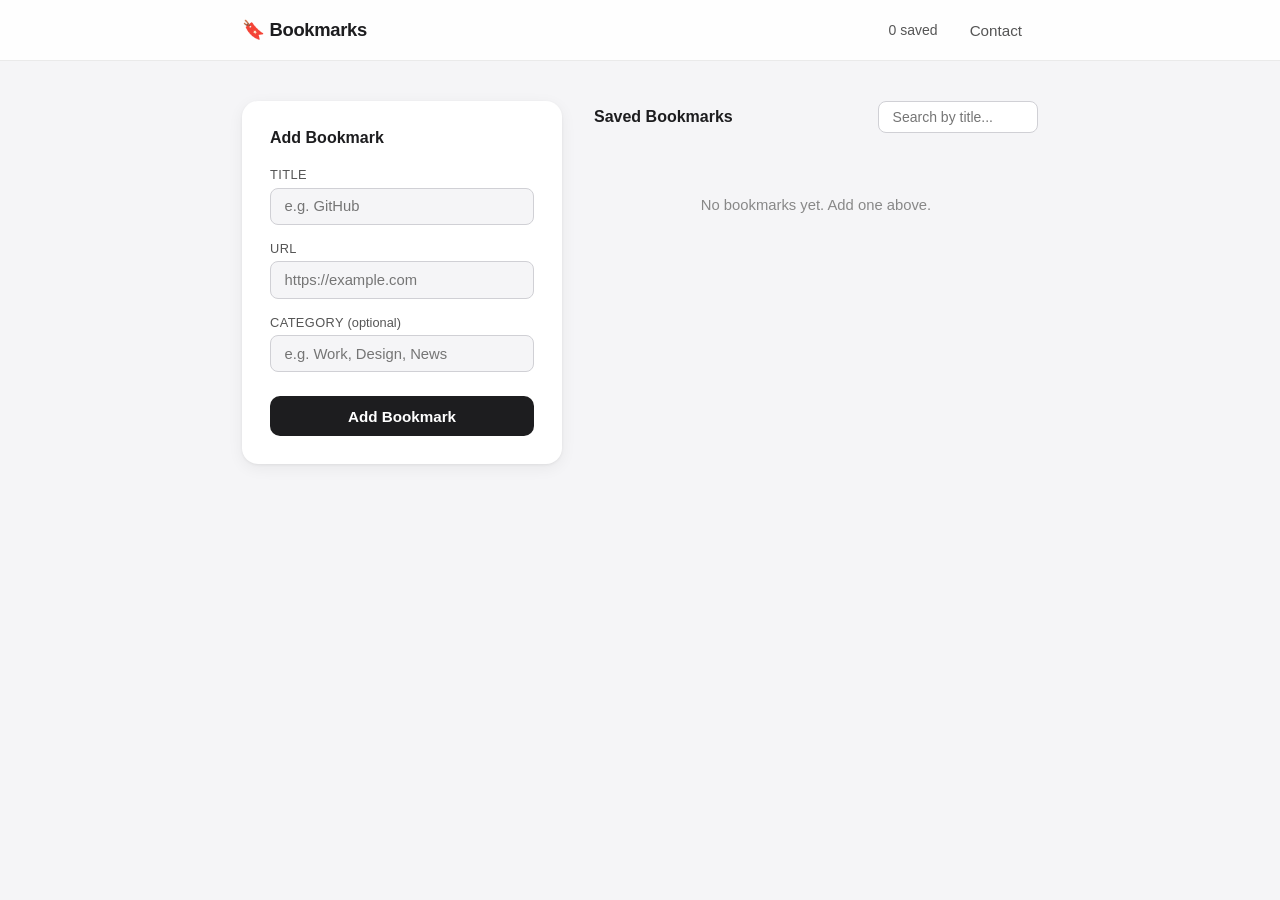
<file: index.html>
<!DOCTYPE html>
<html lang="en">
<head>
  <meta charset="UTF-8" />
  <meta name="viewport" content="width=device-width, initial-scale=1.0" />
  <title>Bookmark Manager</title>
  <link rel="stylesheet" href="styles.css" />
</head>
<body>

  <nav>
    <div class="nav-inner">
      <span class="nav-logo">&#128278; Bookmarks</span>
      <div style="display:flex;align-items:center;gap:1rem">
        <span class="nav-count" id="nav-count">0 saved</span>
        <a href="contact.html" class="nav-link">Contact</a>
      </div>
    </div>
  </nav>

  <main>
    <section class="form-section">
      <h2>Add Bookmark</h2>
      <form id="bookmark-form">
        <div class="field">
          <label for="title">Title</label>
          <input type="text" id="title" placeholder="e.g. GitHub" required />
        </div>
        <div class="field">
          <label for="url">URL</label>
          <input type="url" id="url" placeholder="https://example.com" required />
        </div>
        <div class="field">
          <label for="category">Category <span class="optional">(optional)</span></label>
          <input type="text" id="category" placeholder="e.g. Work, Design, News" />
        </div>
        <button type="submit" class="btn">Add Bookmark</button>
      </form>
    </section>

    <section class="list-section">
      <div class="list-header">
        <h2>Saved Bookmarks</h2>
        <input type="text" id="search" placeholder="Search by title..." />
      </div>
      <div id="bookmark-list"></div>
      <p id="empty-state">No bookmarks yet. Add one above.</p>
    </section>
  </main>

  <script>
    const form = document.getElementById('bookmark-form');
    const list = document.getElementById('bookmark-list');
    const empty = document.getElementById('empty-state');
    const navCount = document.getElementById('nav-count');
    const search = document.getElementById('search');

    function load() {
      return JSON.parse(localStorage.getItem('bookmarks') || '[]');
    }

    function save(bookmarks) {
      localStorage.setItem('bookmarks', JSON.stringify(bookmarks));
    }

    function render(filter = '') {
      const bookmarks = load();
      const term = filter.toLowerCase();
      const filtered = term
        ? bookmarks.filter(b => b.title.toLowerCase().includes(term))
        : bookmarks;

      navCount.textContent = `${bookmarks.length} saved`;
      list.innerHTML = '';

      if (filtered.length === 0) {
        empty.style.display = 'block';
        empty.textContent = term ? 'No results found.' : 'No bookmarks yet. Add one above.';
        return;
      }

      empty.style.display = 'none';

      filtered.forEach(b => {
        const card = document.createElement('div');
        card.className = 'bookmark-card';

        const favicon = `https://www.google.com/s2/favicons?domain=${encodeURIComponent(b.url)}&sz=32`;

        card.innerHTML = `
          <img class="favicon" src="${favicon}" alt="" onerror="this.style.display='none'" />
          <div class="bookmark-info">
            <a href="${b.url}" target="_blank" rel="noopener noreferrer">${b.title}</a>
            <span class="bookmark-url">${b.url}</span>
            ${b.category ? `<span class="badge">${b.category}</span>` : ''}
          </div>
          <button class="delete-btn" data-id="${b.id}" title="Delete">&#10005;</button>
        `;

        list.appendChild(card);
      });

      list.querySelectorAll('.delete-btn').forEach(btn => {
        btn.addEventListener('click', () => {
          const bookmarks = load().filter(b => b.id !== btn.dataset.id);
          save(bookmarks);
          render(search.value);
        });
      });
    }

    form.addEventListener('submit', e => {
      e.preventDefault();
      const title = document.getElementById('title').value.trim();
      const url = document.getElementById('url').value.trim();
      const category = document.getElementById('category').value.trim();

      const bookmarks = load();
      bookmarks.unshift({ id: crypto.randomUUID(), title, url, category, addedAt: Date.now() });
      save(bookmarks);
      form.reset();
      render(search.value);
    });

    search.addEventListener('input', () => render(search.value));

    render();
  </script>

</body>
</html>
</file>
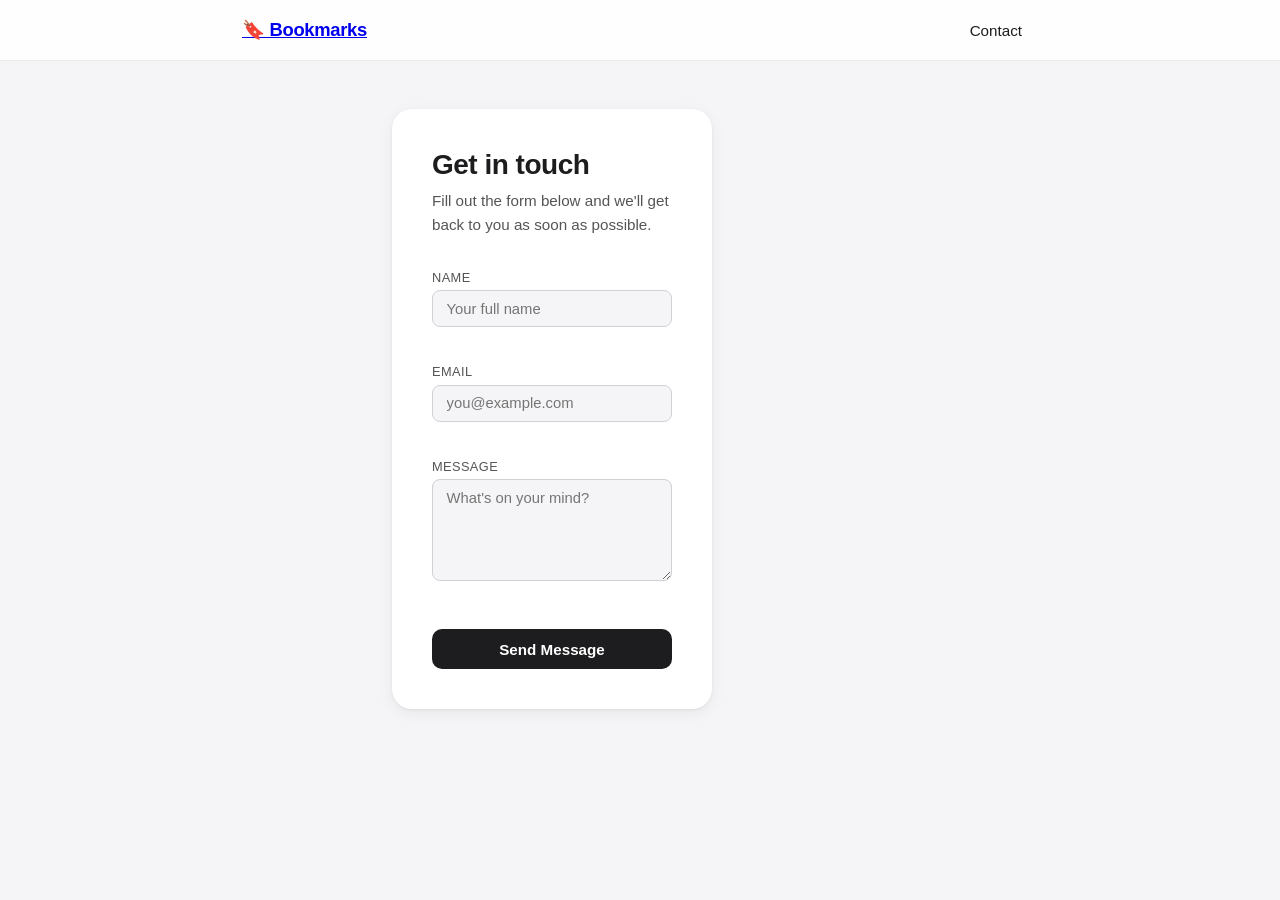
<file: contact.html>
<!DOCTYPE html>
<html lang="en">
<head>
  <meta charset="UTF-8" />
  <meta name="viewport" content="width=device-width, initial-scale=1.0" />
  <title>Contact</title>
  <link rel="stylesheet" href="styles.css" />
  <link rel="stylesheet" href="contact.css" />
</head>
<body>

  <nav>
    <div class="nav-inner">
      <a href="index.html" class="nav-logo">&#128278; Bookmarks</a>
      <a href="contact.html" class="nav-link active">Contact</a>
    </div>
  </nav>

  <main class="contact-main">
    <div class="contact-card">
      <h1>Get in touch</h1>
      <p class="contact-sub">Fill out the form below and we'll get back to you as soon as possible.</p>

      <form id="contact-form" novalidate>
        <div class="field">
          <label for="name">Name</label>
          <input type="text" id="name" placeholder="Your full name" required />
          <span class="error-msg" id="name-error"></span>
        </div>
        <div class="field">
          <label for="email">Email</label>
          <input type="email" id="email" placeholder="you@example.com" required />
          <span class="error-msg" id="email-error"></span>
        </div>
        <div class="field">
          <label for="message">Message</label>
          <textarea id="message" rows="5" placeholder="What's on your mind?" required></textarea>
          <span class="error-msg" id="message-error"></span>
        </div>
        <button type="submit" class="btn">Send Message</button>
      </form>

      <div id="success-banner" class="success-banner" hidden>
        &#10003; Message sent! We'll be in touch soon.
      </div>
    </div>
  </main>

  <script>
    const form = document.getElementById('contact-form');
    const banner = document.getElementById('success-banner');

    function showError(id, msg) {
      document.getElementById(id).textContent = msg;
    }

    function clearErrors() {
      ['name-error', 'email-error', 'message-error'].forEach(id => {
        document.getElementById(id).textContent = '';
      });
    }

    function validate(name, email, message) {
      let valid = true;
      if (!name.trim()) {
        showError('name-error', 'Name is required.');
        valid = false;
      }
      if (!email.trim()) {
        showError('email-error', 'Email is required.');
        valid = false;
      } else if (!/^[^\s@]+@[^\s@]+\.[^\s@]+$/.test(email)) {
        showError('email-error', 'Enter a valid email address.');
        valid = false;
      }
      if (!message.trim()) {
        showError('message-error', 'Message is required.');
        valid = false;
      }
      return valid;
    }

    form.addEventListener('submit', e => {
      e.preventDefault();
      clearErrors();
      banner.hidden = true;

      const name    = document.getElementById('name').value;
      const email   = document.getElementById('email').value;
      const message = document.getElementById('message').value;

      if (!validate(name, email, message)) return;

      // Store submission in localStorage
      const submissions = JSON.parse(localStorage.getItem('contact-submissions') || '[]');
      submissions.push({ name, email, message, sentAt: new Date().toISOString() });
      localStorage.setItem('contact-submissions', JSON.stringify(submissions));

      form.reset();
      banner.hidden = false;
      banner.scrollIntoView({ behavior: 'smooth', block: 'nearest' });
    });
  </script>

</body>
</html>
</file>
<file: styles.css>
*, *::before, *::after { box-sizing: border-box; margin: 0; padding: 0; }

:root {
  --bg:         #f5f5f7;
  --surface:    #ffffff;
  --nav-bg:     rgba(255,255,255,0.85);
  --nav-border: rgba(0,0,0,0.08);
  --text:       #1d1d1f;
  --text-muted: #555;
  --text-sub:   #888;
  --input-border: #d0d0d5;
  --input-focus:  #1d1d1f;
  --btn-bg:     #1d1d1f;
  --btn-fg:     #ffffff;
  --badge-bg:   #e8e8ed;
  --badge-fg:   #444;
  --delete-hover: #ff3b30;
  --card-shadow: 0 1px 3px rgba(0,0,0,0.06), 0 4px 16px rgba(0,0,0,0.06);
  --card-shadow-hover: 0 8px 32px rgba(0,0,0,0.10);
}

@media (prefers-color-scheme: dark) {
  :root {
    --bg:         #0f0f11;
    --surface:    #1c1c1e;
    --nav-bg:     rgba(15,15,17,0.85);
    --nav-border: rgba(255,255,255,0.08);
    --text:       #f5f5f7;
    --text-muted: #a1a1a6;
    --text-sub:   #6e6e73;
    --input-border: #3a3a3c;
    --input-focus:  #f5f5f7;
    --btn-bg:     #f5f5f7;
    --btn-fg:     #0f0f11;
    --badge-bg:   #2c2c2e;
    --badge-fg:   #aeaeb2;
    --card-shadow: 0 1px 3px rgba(0,0,0,0.3), 0 4px 16px rgba(0,0,0,0.3);
    --card-shadow-hover: 0 8px 32px rgba(0,0,0,0.5);
  }
}

body {
  font-family: -apple-system, BlinkMacSystemFont, 'Segoe UI', Roboto, sans-serif;
  background: var(--bg);
  color: var(--text);
  min-height: 100vh;
}

/* Nav */
nav {
  position: sticky;
  top: 0;
  z-index: 100;
  background: var(--nav-bg);
  backdrop-filter: blur(12px);
  -webkit-backdrop-filter: blur(12px);
  border-bottom: 1px solid var(--nav-border);
}

.nav-inner {
  max-width: 860px;
  margin: 0 auto;
  padding: 0 2rem;
  height: 60px;
  display: flex;
  align-items: center;
  justify-content: space-between;
}

.nav-logo {
  font-size: 1.15rem;
  font-weight: 700;
  letter-spacing: -0.3px;
}

.nav-count {
  font-size: 0.875rem;
  color: var(--text-muted);
}

.nav-link {
  font-size: 0.95rem;
  font-weight: 500;
  color: var(--text-muted);
  text-decoration: none;
  padding: 0.45rem 1rem;
  border-radius: 8px;
  transition: background 0.15s, color 0.15s;
}

.nav-link:hover {
  background: var(--link-hover-bg);
  color: var(--link-hover);
}

.nav-link.active {
  background: var(--active-bg);
  color: var(--active-fg);
}

/* Main layout */
main {
  max-width: 860px;
  margin: 0 auto;
  padding: 2.5rem 2rem 4rem;
  display: grid;
  grid-template-columns: 320px 1fr;
  gap: 2rem;
  align-items: start;
}

@media (max-width: 700px) {
  main { grid-template-columns: 1fr; }
}

/* Form section */
.form-section {
  background: var(--surface);
  border-radius: 16px;
  padding: 1.75rem;
  box-shadow: var(--card-shadow);
  position: sticky;
  top: 80px;
}

.form-section h2,
.list-section h2 {
  font-size: 1rem;
  font-weight: 600;
  margin-bottom: 1.25rem;
}

.field {
  margin-bottom: 1rem;
}

.field label {
  display: block;
  font-size: 0.8rem;
  font-weight: 500;
  color: var(--text-muted);
  margin-bottom: 0.35rem;
  text-transform: uppercase;
  letter-spacing: 0.4px;
}

.optional {
  font-weight: 400;
  text-transform: none;
  letter-spacing: 0;
}

.field input {
  width: 100%;
  padding: 0.6rem 0.85rem;
  border: 1px solid var(--input-border);
  border-radius: 8px;
  background: var(--bg);
  color: var(--text);
  font-size: 0.925rem;
  transition: border-color 0.15s, box-shadow 0.15s;
  outline: none;
}

.field input:focus {
  border-color: var(--input-focus);
  box-shadow: 0 0 0 3px rgba(29,29,31,0.08);
}

@media (prefers-color-scheme: dark) {
  .field input:focus {
    box-shadow: 0 0 0 3px rgba(245,245,247,0.08);
  }
}

.btn {
  width: 100%;
  padding: 0.7rem;
  background: var(--btn-bg);
  color: var(--btn-fg);
  border: none;
  border-radius: 10px;
  font-size: 0.95rem;
  font-weight: 600;
  cursor: pointer;
  margin-top: 0.5rem;
  transition: opacity 0.15s, transform 0.15s;
}

.btn:hover {
  opacity: 0.85;
  transform: translateY(-1px);
}

/* List section */
.list-header {
  display: flex;
  align-items: center;
  justify-content: space-between;
  margin-bottom: 1rem;
  gap: 1rem;
}

.list-header h2 { margin-bottom: 0; }

#search {
  padding: 0.45rem 0.85rem;
  border: 1px solid var(--input-border);
  border-radius: 8px;
  background: var(--surface);
  color: var(--text);
  font-size: 0.875rem;
  outline: none;
  width: 160px;
  transition: border-color 0.15s;
}

#search:focus { border-color: var(--input-focus); }

/* Bookmark cards */
.bookmark-card {
  background: var(--surface);
  border-radius: 12px;
  padding: 1rem 1.1rem;
  box-shadow: var(--card-shadow);
  display: flex;
  align-items: center;
  gap: 0.85rem;
  margin-bottom: 0.75rem;
  transition: transform 0.15s, box-shadow 0.15s;
}

.bookmark-card:hover {
  transform: translateY(-2px);
  box-shadow: var(--card-shadow-hover);
}

.favicon {
  width: 20px;
  height: 20px;
  flex-shrink: 0;
  border-radius: 4px;
}

.bookmark-info {
  flex: 1;
  min-width: 0;
}

.bookmark-info a {
  display: block;
  font-size: 0.95rem;
  font-weight: 600;
  color: var(--text);
  text-decoration: none;
  white-space: nowrap;
  overflow: hidden;
  text-overflow: ellipsis;
}

.bookmark-info a:hover { text-decoration: underline; }

.bookmark-url {
  display: block;
  font-size: 0.8rem;
  color: var(--text-sub);
  white-space: nowrap;
  overflow: hidden;
  text-overflow: ellipsis;
  margin-top: 0.15rem;
}

.badge {
  display: inline-block;
  margin-top: 0.35rem;
  padding: 0.15rem 0.55rem;
  background: var(--badge-bg);
  color: var(--badge-fg);
  border-radius: 20px;
  font-size: 0.75rem;
  font-weight: 500;
}

.delete-btn {
  background: none;
  border: none;
  color: var(--text-sub);
  cursor: pointer;
  font-size: 0.85rem;
  padding: 0.4rem;
  border-radius: 6px;
  flex-shrink: 0;
  transition: color 0.15s, background 0.15s;
}

.delete-btn:hover {
  color: var(--delete-hover);
  background: rgba(255, 59, 48, 0.08);
}

/* Empty state */
#empty-state {
  color: var(--text-sub);
  font-size: 0.925rem;
  text-align: center;
  padding: 3rem 0;
}
</file>
<file: contact.css>
.contact-main {
  max-width: 560px;
  margin: 0 auto;
  padding: 3rem 2rem 5rem;
}

.contact-card {
  background: var(--surface);
  border-radius: 20px;
  padding: 2.5rem;
  box-shadow: var(--card-shadow);
}

.contact-card h1 {
  font-size: 1.75rem;
  font-weight: 700;
  letter-spacing: -0.5px;
  margin-bottom: 0.5rem;
}

.contact-sub {
  font-size: 0.95rem;
  color: var(--text-muted);
  margin-bottom: 2rem;
  line-height: 1.6;
}

textarea {
  width: 100%;
  padding: 0.6rem 0.85rem;
  border: 1px solid var(--input-border);
  border-radius: 8px;
  background: var(--bg);
  color: var(--text);
  font-size: 0.925rem;
  font-family: inherit;
  resize: vertical;
  outline: none;
  transition: border-color 0.15s, box-shadow 0.15s;
}

textarea:focus {
  border-color: var(--input-focus);
  box-shadow: 0 0 0 3px rgba(29,29,31,0.08);
}

@media (prefers-color-scheme: dark) {
  textarea:focus {
    box-shadow: 0 0 0 3px rgba(245,245,247,0.08);
  }
}

.error-msg {
  display: block;
  font-size: 0.8rem;
  color: #ff3b30;
  margin-top: 0.3rem;
  min-height: 1rem;
}

.success-banner {
  margin-top: 1.25rem;
  padding: 0.85rem 1rem;
  background: #d1fae5;
  color: #065f46;
  border-radius: 10px;
  font-size: 0.925rem;
  font-weight: 500;
}

@media (prefers-color-scheme: dark) {
  .success-banner {
    background: #064e3b;
    color: #6ee7b7;
  }
}

.nav-link {
  font-size: 0.95rem;
  font-weight: 500;
  color: var(--text-muted);
  text-decoration: none;
  padding: 0.45rem 1rem;
  border-radius: 8px;
  transition: background 0.15s, color 0.15s;
}

.nav-link:hover {
  background: var(--link-hover-bg);
  color: var(--link-hover);
}

.nav-link.active {
  background: var(--active-bg);
  color: var(--active-fg);
}
</file>
